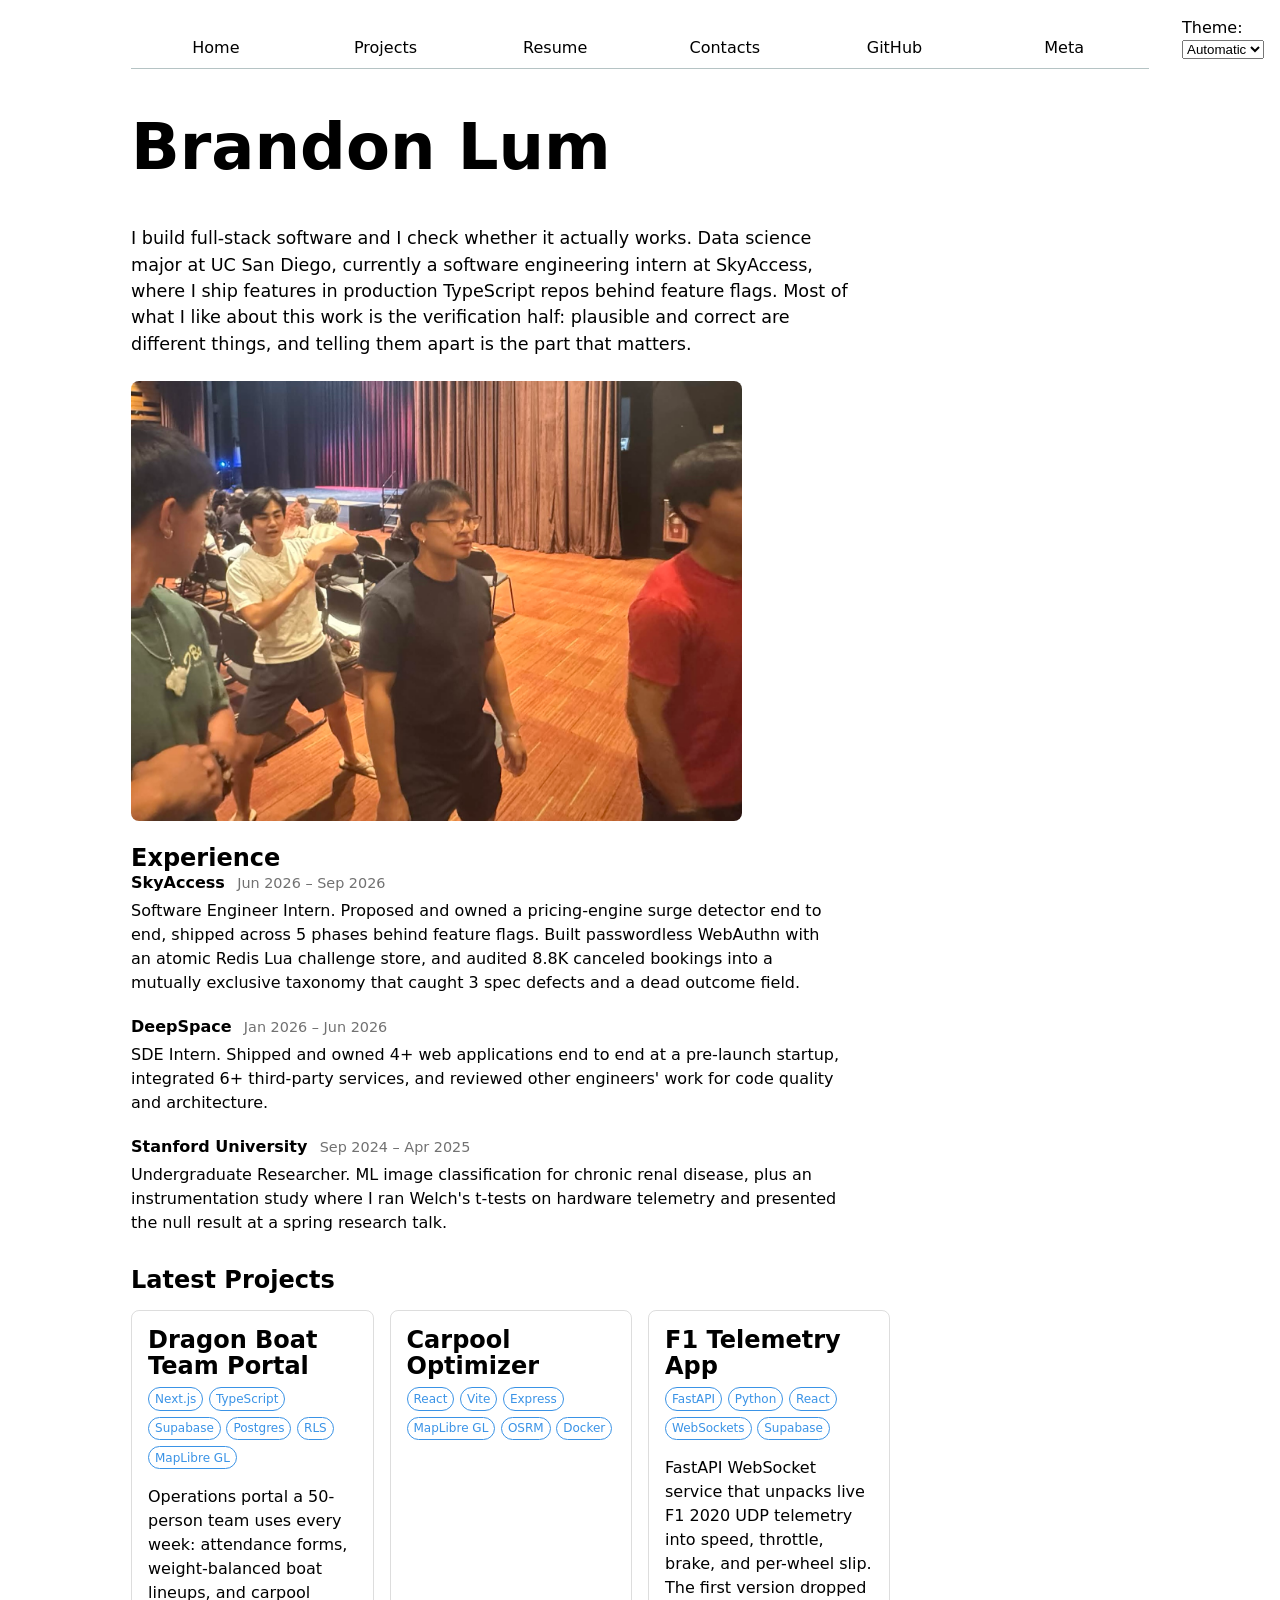
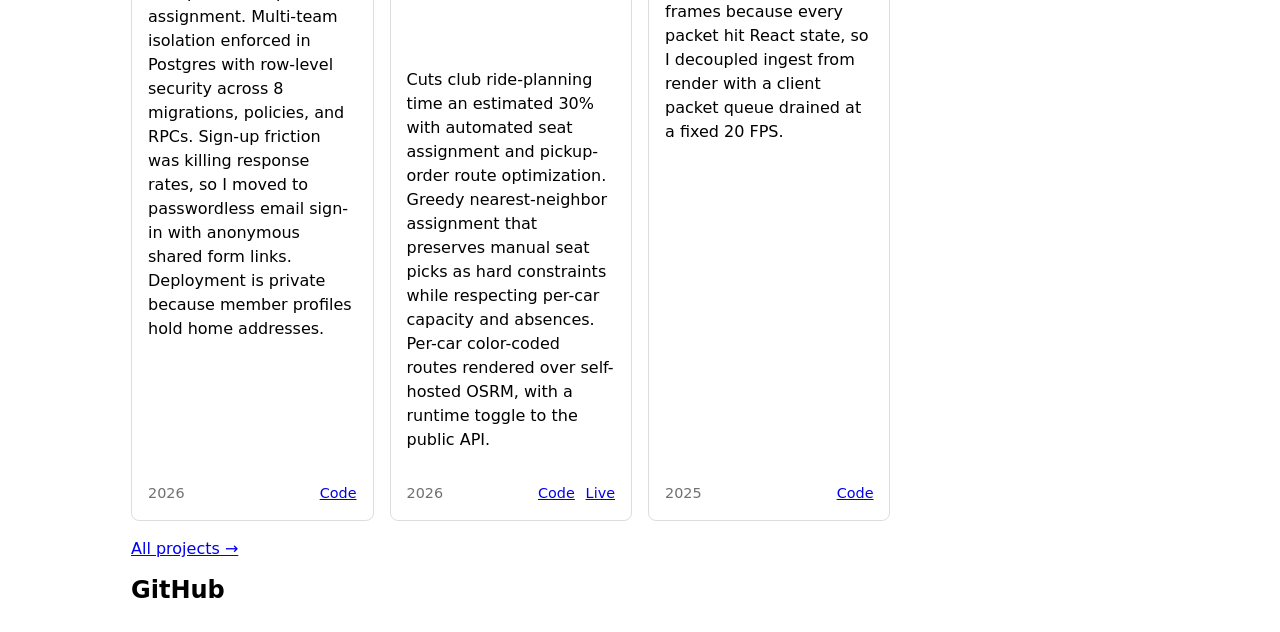
<file: index.html>
<!DOCTYPE html>
<html lang="en">
<head>
   <meta charset="UTF-8">
   <meta name="viewport" content="width=device-width, initial-scale=1.0">
   <title>Brandon Lum: Personal site and portfolio</title>
   <link rel="stylesheet" href="style.css">
   <script type="module" src="global.js"></script>
   <script src="index.js" type="module" defer></script>
</head>
<body>
   <h1>Brandon Lum</h1>

   <p class="lede">
      I build full-stack software and I check whether it actually works. Data science
      major at UC San Diego, currently a software engineering intern at SkyAccess,
      where I ship features in production TypeScript repos behind feature flags.
      Most of what I like about this work is the verification half: plausible and
      correct are different things, and telling them apart is the part that matters.
   </p>

   <img class="portrait" src="images/me.jpg" alt="Brandon Lum">

   <h2>Experience</h2>
   <ul class="experience">
      <li>
         <strong>SkyAccess</strong> <span class="when">Jun 2026 &ndash; Sep 2026</span>
         <p>Software Engineer Intern. Proposed and owned a pricing-engine surge detector
            end to end, shipped across 5 phases behind feature flags. Built passwordless
            WebAuthn with an atomic Redis Lua challenge store, and audited 8.8K canceled
            bookings into a mutually exclusive taxonomy that caught 3 spec defects and a
            dead outcome field.</p>
      </li>
      <li>
         <strong>DeepSpace</strong> <span class="when">Jan 2026 &ndash; Jun 2026</span>
         <p>SDE Intern. Shipped and owned 4+ web applications end to end at a pre-launch
            startup, integrated 6+ third-party services, and reviewed other engineers' work
            for code quality and architecture.</p>
      </li>
      <li>
         <strong>Stanford University</strong> <span class="when">Sep 2024 &ndash; Apr 2025</span>
         <p>Undergraduate Researcher. ML image classification for chronic renal disease, plus
            an instrumentation study where I ran Welch's t-tests on hardware telemetry and
            presented the null result at a spring research talk.</p>
      </li>
   </ul>

   <h2>Latest Projects</h2>
   <div class="projects">
   </div>
   <p><a href="./projects/">All projects &rarr;</a></p>

   <h2>GitHub</h2>
   <div id="profile-stats"></div>
</body>
</html>
</file>
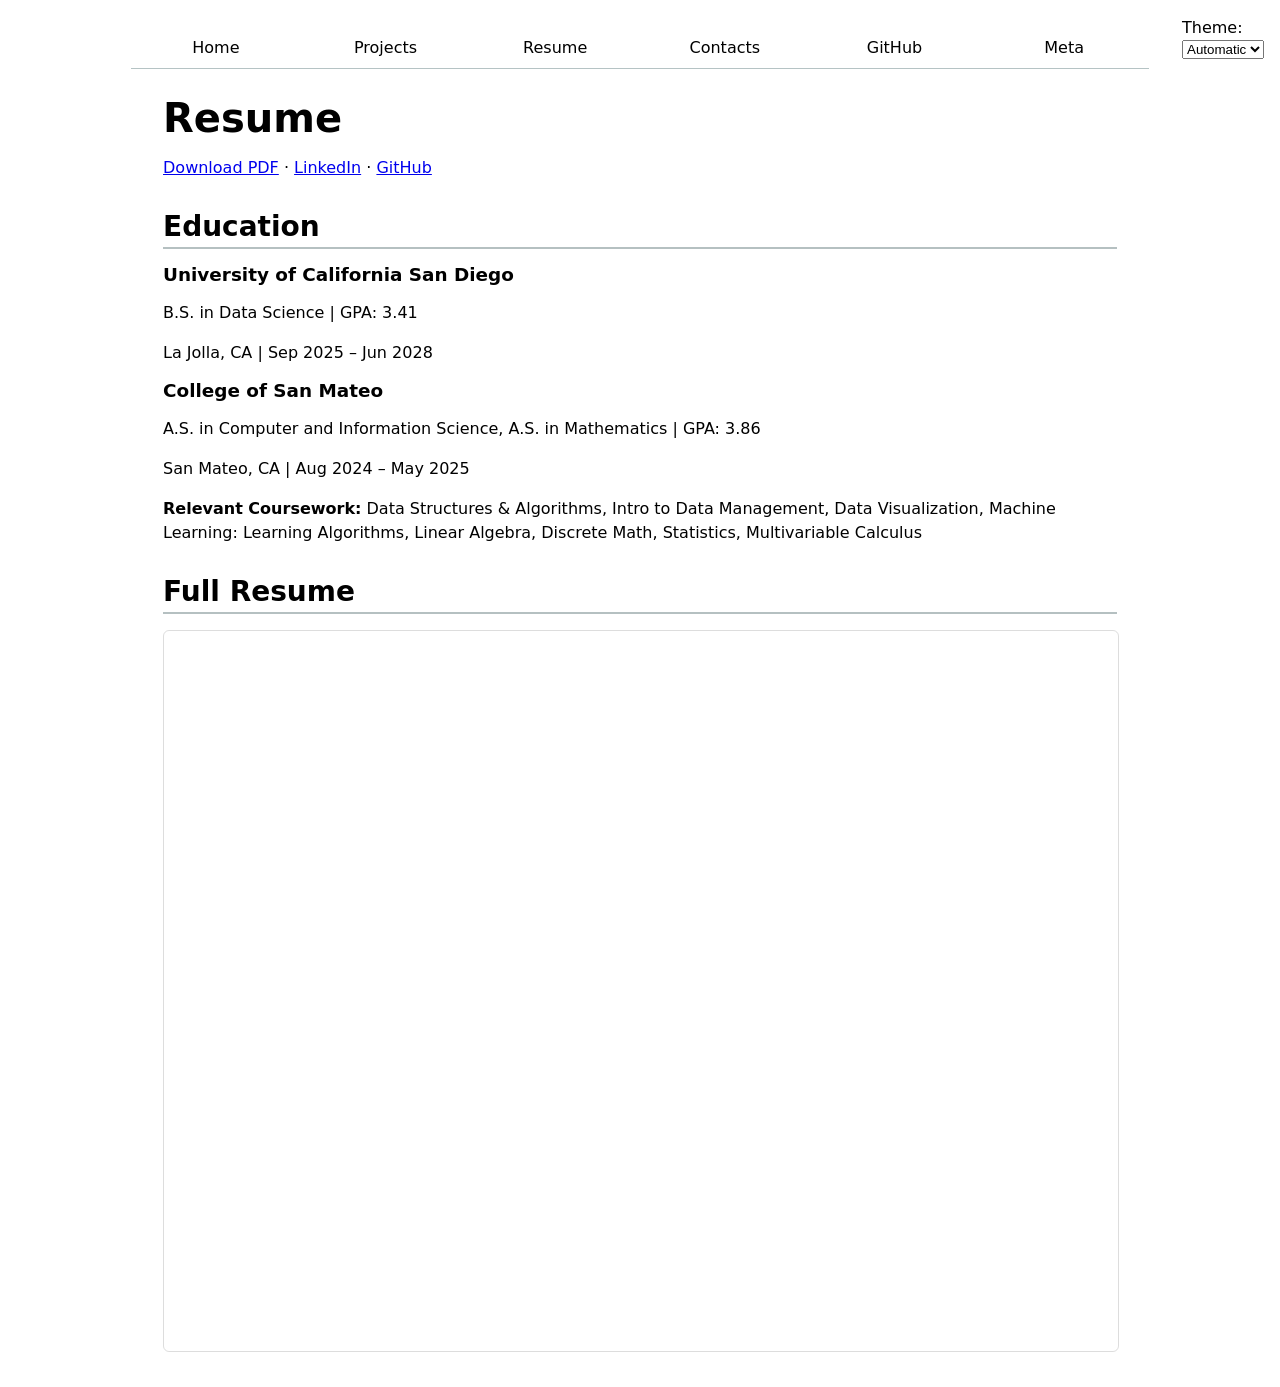
<file: resume/index.html>
<!DOCTYPE html>
<html lang="en">
<head>
   <meta charset="UTF-8">
   <meta name="viewport" content="width=device-width, initial-scale=1.0">
   <title>Resume</title>
   <link rel="stylesheet" href="../style.css">
   <script type="module" src="../global.js"></script>
</head>
<body>

   <div class="resume">
      <h1>Resume</h1>

      <p>
         <a href="./Brandon_lum_resume.pdf" download>Download PDF</a> &middot;
         <a href="https://linkedin.com/in/b-lum" target="_blank" rel="noopener noreferrer">LinkedIn</a> &middot;
         <a href="https://github.com/b-lum" target="_blank" rel="noopener noreferrer">GitHub</a>
      </p>

      <h2>Education</h2>

      <article>
         <h3>University of California San Diego</h3>
         <p>B.S. in Data Science | GPA: 3.41</p>
         <p>La Jolla, CA | Sep 2025 &ndash; Jun 2028</p>
      </article>

      <article>
         <h3>College of San Mateo</h3>
         <p>A.S. in Computer and Information Science, A.S. in Mathematics | GPA: 3.86</p>
         <p>San Mateo, CA | Aug 2024 &ndash; May 2025</p>
      </article>

      <p>
         <strong>Relevant Coursework:</strong>
         Data Structures &amp; Algorithms, Intro to Data Management, Data Visualization,
         Machine Learning: Learning Algorithms, Linear Algebra, Discrete Math, Statistics,
         Multivariable Calculus
      </p>

      <h2>Full Resume</h2>
      <iframe class="resume-pdf" src="./Brandon_lum_resume.pdf" title="Brandon Lum resume">
         <p>Failed to display.
            <a href="./Brandon_lum_resume.pdf">Download it instead</a>.
         </p>
      </iframe>
   </div>

</body>
</html>
</file>
<file: style.css>
:root {
  --color-accent: rgb(58, 147, 230);
  color-scheme: light dark;
}

.color-scheme {
  position: absolute;
  right: 1rem;
  top: 1rem;
  font-size: 80%;
  font: inherit;

}

body {
  font: 100%/1.5 system-ui;
  max-width: 100ch;
  margin-inline: auto;
  padding: 20px;
  accent-color: var(--color-accent)
}

nav {
  --border-color: oklch(50% 10% 200 / 40%);
  display: flex;
  margin-bottom: 20px;
  border-bottom-style: solid;
  border-bottom-width: 1px;
  border-bottom-color: var(--border-color); 
}
nav ul,
nav li {
  display: contents;
  margin: 0;
  padding: 0;
  list-style: none;
}

nav a {
  display: flex;
  flex: 1;
  text-decoration: none;
  color: inherit;
  justify-content: center;
  transition: border-color 0.2s ease; /* thought this would be cool */
  padding: 0.5em;

}

nav a.current {
  border-bottom: 0.4em solid oklch(80% 3% 200);

}

nav a:hover {
  border-bottom: 0.4em solid var(--color-accent);
  background-color: color-mix(in oklch, var(--color-accent), canvas 85%);
  padding: 0.5em;

}
/*
input {
  font: inherit;
  display: block;
  margin-block: 1rem;
  width: 100%;
  box-sizing: border-box;
}

textarea {
  font: inherit;
  display: block;
  margin-block: 1rem;
  width: 100%;
  box-sizing: border-box;

}

button {
  font: inherit;
  display: block;
  margin-block: 1rem;
  width: 100%;
  box-sizing: border-box;
}
*/

form {
  display: grid;
  grid-template-columns: auto 1fr;
  gap: 1em;
}

label {
  display: grid;
  grid-template-columns: subgrid;
  grid-column: 1 / -1;

}

.projects {
  display: grid;
  grid-template-columns: repeat(auto-fill, minmax(15em, 1fr));
  gap: 1em;
  padding-top: 1em;

}

h1 {
  font-size: 4em;
}

h2 {
  margin: 0;
}

h1, h2, h3, h4, h5, h6 {
  line-height: 1.1;
  text-wrap: balance;
}

.resume {
  max-width: 100ch;
  margin-inline: auto;
  padding: 0 2rem;
}

.resume h1 {
  font-size: 2.5rem;
  margin-bottom: 0.5rem;
}

.resume h2 {
  font-size: 1.75rem;
  margin-top: 2rem;
  margin-bottom: 1rem;
  border-bottom: 2px solid oklch(80% 3% 200);
  padding-bottom: 0.25rem;
}

.resume h3 {
  font-size: 1.15rem; 
  margin-top: 1rem;
  margin-bottom: 0.25rem;
}

#profile-stats dl{
  display: grid;
  grid-template-columns: repeat(4, 1fr);
}

#profile-stats dt {
  grid-row: 1;
  font-weight: bold;
}

#profile-stats dd {
  grid-row: 2;
}

#projects-pie-plot {
  max-width: 20em;
  margin-block: 2em;

  overflow: visible;
}

.swatch {
  display: inline-block;
  width: 12px;
  height: 12px;
  aspect-ratio: 1 / 1;
  background: var(--color);
  border-radius: 3px; /* or 50% for circle */
  margin-right: 6px;
}

.legend {
  display: grid;
  flex: 1;
  grid-template-columns: repeat(auto-fill, minmax(9em, 1fr));
  gap: 1rem;
  padding: 1em;
  list-style: none;
  margin: 1px;
  border: 1px solid var(--color-accent);
}

.container {
  display: flex;
  gap: 2rem;
  align-items: center;
}

path {
  fill: var(--color);
  transition: 300ms;
  cursor: pointer;
}

svg:has(path:hover) path:not(:hover) {
  opacity: 0.5;
}

.selected {
  --color: oklch(60% 45% 0) !important;
}

.selected:is(path) {
  fill: var(--color);
}

.gridlines {
  opacity: 0.2;
}

dl.info {
  display: grid;
  grid-template-columns: auto 1fr;
  gap: 0.25em 1em;
  margin: 0;
  transition-duration: 500ms;
  transition-property: opacity, visibility;
}

dl.info[hidden]:not(:hover, :focus-within) {
  opacity: 0;
  visibility: hidden;
}

dl.info dt {
  color: oklch(50% 0 0);
  font-size: 0.85em;
  text-transform: uppercase;
  letter-spacing: 0.05em;
}

dl.info dd {
  margin: 0;
  font-weight: 600;
}

.tooltip {
  position: fixed;
  top: 1em;
  left: 1em;
  background: oklch(98% 0 0 / 90%);
  backdrop-filter: blur(4px);
  border: 1px solid oklch(80% 0 0);
  border-radius: 0.5em;
  padding: 0.75em 1em;
  box-shadow: 0 4px 12px oklch(0% 0 0 / 15%);
}

circle {
  transition: 200ms;
  transform-origin: center;
  transform-box: fill-box;
}

circle:hover {
  transform: scale(1.5);
}


.tooltip {
  position: fixed;
  top: 1em;
  left: 1em;
  padding: 0.75em 1em;
  background: rgba(255, 255, 255, 0.85);
  backdrop-filter: blur(8px);
  -webkit-backdrop-filter: blur(8px);
  border-radius: 0.75em;
  box-shadow: 0 4px 20px rgba(0, 0, 0, 0.12), 0 1px 4px rgba(0, 0, 0, 0.08);
  border: 1px solid rgba(255, 255, 255, 0.6);
  transition: opacity 0.15s ease;
}

@keyframes marching-ants {
  to {
    stroke-dashoffset: -8; /* 5 + 3 */
  }
}

.selection {
  fill-opacity: 0.1;
  stroke: black;
  stroke-opacity: 0.7;
  stroke-dasharray: 5 3;
  animation: marching-ants 2s linear infinite;
}

circle.selected {
  fill: #ff6b6b;
}

#stats dl, #language-breakdown {
  display: flex;
  flex-wrap: nowrap;
  gap: 1em 2em;
}

#stats dl dt, #language-breakdown dt {
  font-size: 0.8em;
  color: oklch(50% 0 0);
  text-transform: uppercase;
}

#stats dl dd, #language-breakdown dd {
  margin: 0;
  font-weight: 600;
  font-size: 1.2em;
}

@starting-style {
  circle {
    r: 0;
    transition: all 200ms, r calc(var(--r) * 100ms);
  }
}

#files {
  display: grid;
  grid-template-columns: 1fr 4fr;

  > div {
    grid-column: 1 / -1;
    display: grid;
    grid-template-columns: subgrid;
  }

  dt {
    grid-column: 1;
  }

  dd {
    grid-column: 2;
  }
}

.loc {
  display: flex;
  width: 0.5em;
  aspect-ratio: 1;
  background-color: var(--color);
  border-radius: 50%;
}


dd {
  grid-column: 2;
  display: flex;
  flex-wrap: wrap;
  align-items: start;
  align-content: start;
  gap: 0.15em;
  padding-top: 0.6em;
  margin-left: 0;
}

#scrolly-1 {
  position: relative;
  display: flex;
  gap: 1rem;

  > * {
    flex: 1;
  }
}

#scatter-story {
  position: relative;
}

#scatter-plot {
  position: sticky;
  top: 0;
  left: 0;
  bottom: auto;
  height: 50vh;
} 
/* --- home page --- */

.lede {
  font-size: 1.1em;
  max-width: 65ch;
  text-wrap: pretty;
}

.portrait {
  width: 100%;
  max-width: 60ch;
  height: auto;
  border-radius: 8px;
  display: block;
  margin-block: 1.5em;
}

.experience {
  list-style: none;
  padding: 0;
  margin: 0 0 2em 0;
  max-width: 70ch;
}

.experience li {
  margin-bottom: 1.25em;
}

.experience p {
  margin: 0.25em 0 0 0;
}

.when {
  color: oklch(55% 0 0);
  font-size: 0.9em;
  margin-left: 0.5em;
}

/* --- project cards --- */

.projects article {
  display: flex;
  flex-direction: column;
  border: 1px solid oklch(70% 0 0 / 35%);
  border-radius: 8px;
  padding: 1em;
}

.projects article > div:first-child {
  flex: 1;
}

.projects article .meta-row {
  margin-top: 1em;
}

.preview {
  width: 100%;
  height: 200px;
  overflow: hidden;
  border-radius: 6px;
  position: relative;
  margin-block: 0.75em;
}

ul.tech {
  display: flex;
  flex-wrap: wrap;
  gap: 0.35em;
  list-style: none;
  padding: 0;
  margin: 0.5em 0;
}

ul.tech li {
  font-size: 0.75em;
  padding: 0.15em 0.5em;
  border-radius: 999px;
  border: 1px solid var(--color-accent);
  color: var(--color-accent);
  white-space: nowrap;
}

.meta-row {
  display: flex;
  justify-content: space-between;
  align-items: end;
  gap: 1em;
  font-size: 0.9em;
}

.year {
  color: oklch(55% 0 0);
}

.links a {
  margin-left: 0.75em;
}

/* --- resume page --- */

.resume-pdf {
  width: 100%;
  height: 80vh;
  border: 1px solid oklch(70% 0 0 / 35%);
  border-radius: 6px;
}

/* --- narrow screens --- */

@media (max-width: 640px) {
  h1 {
    font-size: 2.5em;
  }

  body {
    padding: 12px;
  }

  nav {
    flex-wrap: wrap;
  }

  nav a {
    flex: 0 1 auto;
    padding: 0.5em 0.6em;
  }

  .color-scheme {
    position: static;
    display: block;
    margin-bottom: 0.5em;
  }
}
</file>
